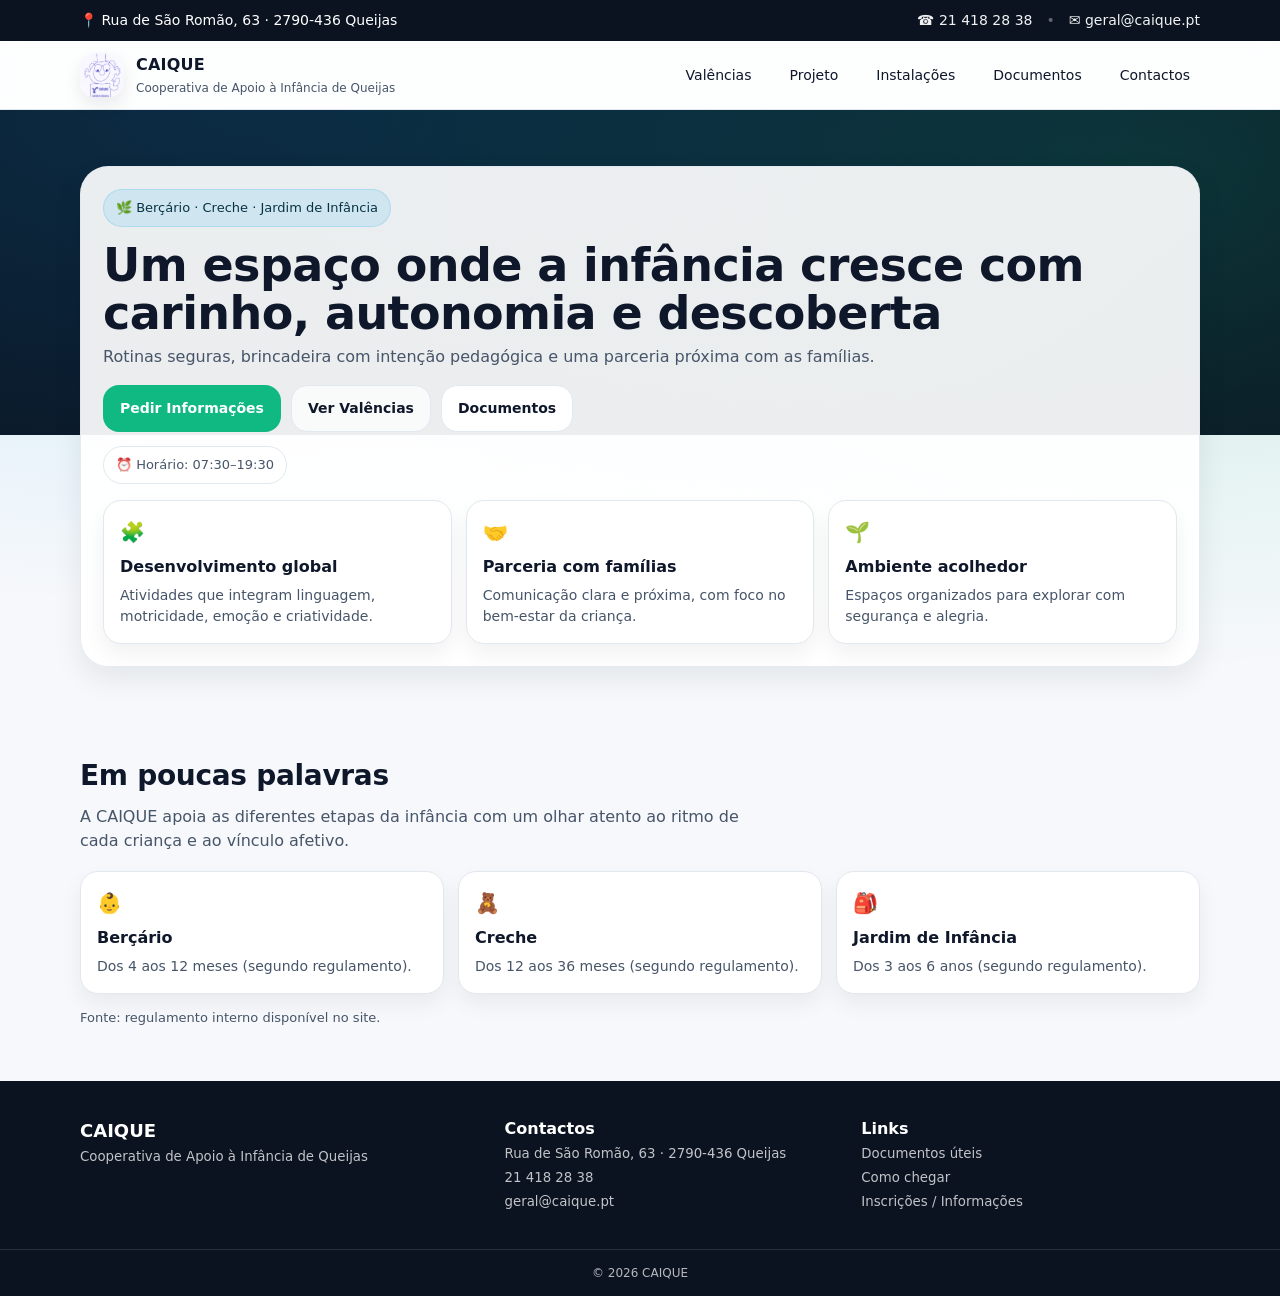
<file: index.html>
<!doctype html>
<html lang="pt-PT">
<head>
  <meta charset="utf-8"/>
  <meta name="viewport" content="width=device-width,initial-scale=1"/>
  <title>CAIQUE | Berçário, Creche e Jardim de Infância em Queijas</title>
  <meta name="description" content="CAIQUE em Queijas: Berçário, Creche e Jardim de Infância. Um espaço de desenvolvimento para um futuro risonho."/>
  <meta name="theme-color" content="#10B981"/>
  <link rel="stylesheet" href="assets/css/styles.css"/>
</head>

<body>
  <div class="topbar">
    <div class="container">
      <div>📍 Rua de São Romão, 63 · 2790-436 Queijas</div>
      <div class="row" style="gap:14px;">
        <a href="tel:+351214182838">☎️ 21 418 28 38</a>
        <span style="opacity:.35;">•</span>
        <a href="mailto:geral@caique.pt">✉️ geral@caique.pt</a>
      </div>
    </div>
  </div>

  <header class="header">
    <div class="container">
      <a class="brand" href="index.html" aria-label="Página inicial">
        <img src="assets/img/logo.png" alt="CAIQUE"/>
        <div>
          <div class="t1">CAIQUE</div>
          <div class="t2">Cooperativa de Apoio à Infância de Queijas</div>
        </div>
      </a>

      <button id="burger" class="burger" aria-label="Abrir menu">☰</button>

      <nav class="nav" aria-label="Menu principal">
        <a href="valencias.html">Valências</a>
        <a href="projeto.html">Projeto</a>
        <a href="instalacoes.html">Instalações</a>
        <a href="documentos.html">Documentos</a>
        <a href="contactos.html">Contactos</a>
      </nav>
    </div>

    <div id="mobileNav" class="mobile" aria-label="Menu móvel">
      <div class="container">
        <a href="valencias.html">Valências</a>
        <a href="projeto.html">Projeto</a>
        <a href="instalacoes.html">Instalações</a>
        <a href="documentos.html">Documentos</a>
        <a href="contactos.html">Contactos</a>
      </div>
    </div>
  </header>

  <section class="hero">
    <div class="container">
      <div class="heroCard">
        <div class="kicker">🌿 Berçário · Creche · Jardim de Infância</div>
        <h1 class="h1">Um espaço onde a infância cresce com carinho, autonomia e descoberta</h1>
        <p class="p">
          Rotinas seguras, brincadeira com intenção pedagógica e uma parceria próxima com as famílias.
        </p>

        <div class="actions">
          <a class="btn primary" href="contactos.html#pedido">Pedir Informações</a>
          <a class="btn ghost" href="valencias.html">Ver Valências</a>
          <a class="btn" href="documentos.html">Documentos</a>
        </div>

        <div style="margin-top:14px;">
          <span class="badge">⏰ Horário: 07:30–19:30</span>
        </div>

        <div class="trust">
          <div class="card">
            <div style="font-size:20px;">🧩</div>
            <div class="title">Desenvolvimento global</div>
            <div class="desc">Atividades que integram linguagem, motricidade, emoção e criatividade.</div>
          </div>
          <div class="card">
            <div style="font-size:20px;">🤝</div>
            <div class="title">Parceria com famílias</div>
            <div class="desc">Comunicação clara e próxima, com foco no bem-estar da criança.</div>
          </div>
          <div class="card">
            <div style="font-size:20px;">🌱</div>
            <div class="title">Ambiente acolhedor</div>
            <div class="desc">Espaços organizados para explorar com segurança e alegria.</div>
          </div>
        </div>
      </div>
    </div>
  </section>

  <section class="section">
    <div class="container">
      <h2>Em poucas palavras</h2>
      <p class="lead">
        A CAIQUE apoia as diferentes etapas da infância com um olhar atento ao ritmo de cada criança e ao vínculo afetivo.
      </p>

      <div class="cards3">
        <div class="card">
          <div style="font-size:20px;">👶</div>
          <div class="title">Berçário</div>
          <div class="desc">Dos 4 aos 12 meses (segundo regulamento).</div>
        </div>
        <div class="card">
          <div style="font-size:20px;">🧸</div>
          <div class="title">Creche</div>
          <div class="desc">Dos 12 aos 36 meses (segundo regulamento).</div>
        </div>
        <div class="card">
          <div style="font-size:20px;">🎒</div>
          <div class="title">Jardim de Infância</div>
          <div class="desc">Dos 3 aos 6 anos (segundo regulamento).</div>
        </div>
      </div>

      <div style="margin-top:14px; color:var(--muted); font-size:13px;">
        Fonte: regulamento interno disponível no site.
      </div>
    </div>
  </section>

  <footer class="footer">
    <div class="container">
      <div>
        <div style="font-weight:850; font-size:18px;">CAIQUE</div>
        <small>Cooperativa de Apoio à Infância de Queijas</small>
      </div>

      <div>
        <div style="font-weight:750;">Contactos</div>
        <small>
          Rua de São Romão, 63 · 2790-436 Queijas<br/>
          <a href="tel:+351214182838">21 418 28 38</a><br/>
          <a href="mailto:geral@caique.pt">geral@caique.pt</a>
        </small>
      </div>

      <div>
        <div style="font-weight:750;">Links</div>
        <small>
          <a href="documentos.html">Documentos úteis</a><br/>
          <a href="contactos.html">Como chegar</a><br/>
          <a href="contactos.html#pedido">Inscrições / Informações</a>
        </small>
      </div>
    </div>
    <div class="copy">© <span id="year"></span> CAIQUE</div>
  </footer>

  <script src="assets/js/main.js"></script>
</body>
</html>
</file>
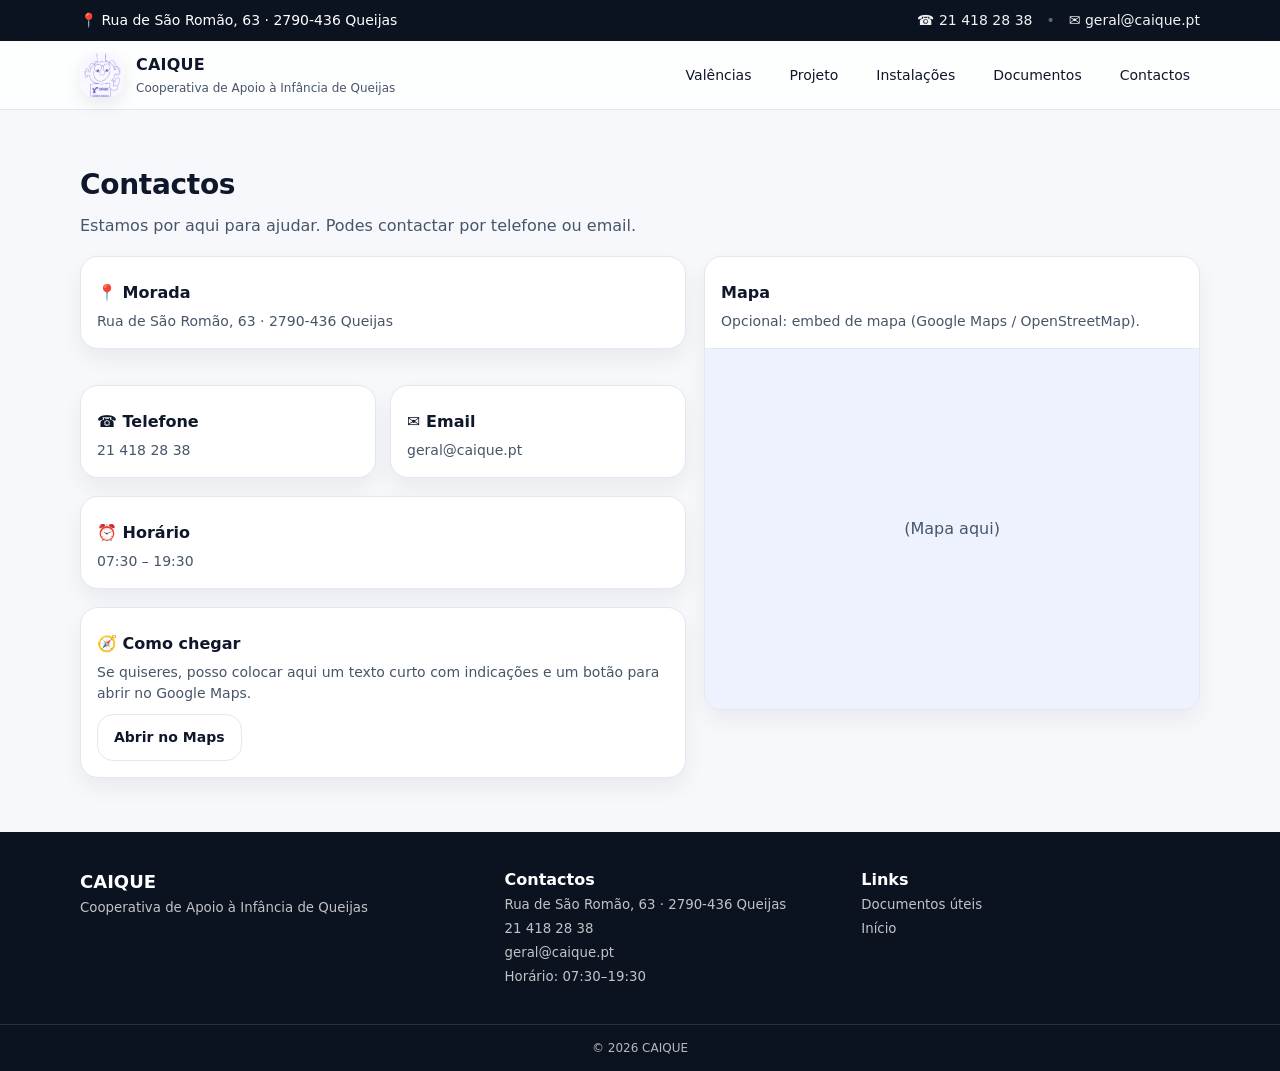
<file: contactos.html>
<!doctype html>
<html lang="pt-PT">
<head>
  <meta charset="utf-8"/>
  <meta name="viewport" content="width=device-width,initial-scale=1"/>
  <title>Contactos | CAIQUE</title>
  <meta name="description" content="Contactos da CAIQUE: morada, telefone, email e horário."/>
  <meta name="theme-color" content="#10B981"/>
  <link rel="stylesheet" href="assets/css/styles.css"/>
</head>
<body>

  <div class="topbar">
    <div class="container">
      <div>📍 Rua de São Romão, 63 · 2790-436 Queijas</div>
      <div class="row" style="gap:14px;">
        <a href="tel:+351214182838">☎️ 21 418 28 38</a>
        <span style="opacity:.35;">•</span>
        <a href="mailto:geral@caique.pt">✉️ geral@caique.pt</a>
      </div>
    </div>
  </div>

  <header class="header">
    <div class="container">
      <a class="brand" href="index.html" aria-label="Página inicial">
        <img src="assets/img/logo.png" alt="CAIQUE"/>
        <div>
          <div class="t1">CAIQUE</div>
          <div class="t2">Cooperativa de Apoio à Infância de Queijas</div>
        </div>
      </a>

      <button id="burger" class="burger" aria-label="Abrir menu">☰</button>

      <nav class="nav" aria-label="Menu principal">
        <a href="valencias.html">Valências</a>
        <a href="projeto.html">Projeto</a>
        <a href="instalacoes.html">Instalações</a>
        <a href="documentos.html">Documentos</a>
        <a href="contactos.html">Contactos</a>
      </nav>
    </div>

    <div id="mobileNav" class="mobile" aria-label="Menu móvel">
      <div class="container">
        <a href="valencias.html">Valências</a>
        <a href="projeto.html">Projeto</a>
        <a href="instalacoes.html">Instalações</a>
        <a href="documentos.html">Documentos</a>
        <a href="contactos.html">Contactos</a>
      </div>
    </div>
  </header>

  <section class="section">
    <div class="container">
      <h2>Contactos</h2>
      <p class="lead">Estamos por aqui para ajudar. Podes contactar por telefone ou email.</p>

      <div class="cols" style="margin-top:18px;">
        <!-- Lista de contactos -->
        <div class="grid">
          <div class="card">
            <div class="title">📍 Morada</div>
            <div class="desc">Rua de São Romão, 63 · 2790-436 Queijas</div>
          </div>

          <div class="cards2">
            <div class="card">
              <div class="title">☎️ Telefone</div>
              <div class="desc"><a href="tel:+351214182838">21 418 28 38</a></div>
            </div>
            <div class="card">
              <div class="title">✉️ Email</div>
              <div class="desc"><a href="mailto:geral@caique.pt">geral@caique.pt</a></div>
            </div>
          </div>

          <div class="card">
            <div class="title">⏰ Horário</div>
            <div class="desc">07:30 – 19:30</div>
          </div>

          <div class="card">
            <div class="title">🧭 Como chegar</div>
            <div class="desc">
              Se quiseres, posso colocar aqui um texto curto com indicações e um botão para abrir no Google Maps.
            </div>
            <div style="margin-top:10px;">
              <a class="btn" href="https://www.google.com/maps/search/?api=1&query=Rua%20de%20S%C3%A3o%20Rom%C3%A3o%2063%2C%202790-436%20Queijas" target="_blank" rel="noopener">
                Abrir no Maps
              </a>
            </div>
          </div>
        </div>

        <!-- Mapa (opcional) -->
        <div class="card" style="padding:0; overflow:hidden;">
          <div style="padding:16px; border-bottom:1px solid var(--line);">
            <div class="title">Mapa</div>
            <div class="desc">Opcional: embed de mapa (Google Maps / OpenStreetMap).</div>
          </div>

          <!-- Placeholder sem depender de scripts externos -->
          <div style="height:360px; background:#EEF2FF; display:flex; align-items:center; justify-content:center; color:#475569;">
            (Mapa aqui)
          </div>

          <!-- Se quiseres um iframe do Google Maps, substitui o bloco acima por algo deste tipo:
          <iframe
            src="COLOCA_AQUI_O_IFRAME"
            width="100%" height="360" style="border:0;" loading="lazy" referrerpolicy="no-referrer-when-downgrade">
          </iframe>
          -->
        </div>
      </div>
    </div>
  </section>

  <footer class="footer">
    <div class="container">
      <div>
        <div style="font-weight:850; font-size:18px;">CAIQUE</div>
        <small>Cooperativa de Apoio à Infância de Queijas</small>
      </div>

      <div>
        <div style="font-weight:750;">Contactos</div>
        <small>
          Rua de São Romão, 63 · 2790-436 Queijas<br/>
          <a href="tel:+351214182838">21 418 28 38</a><br/>
          <a href="mailto:geral@caique.pt">geral@caique.pt</a><br/>
          Horário: 07:30–19:30
        </small>
      </div>

      <div>
        <div style="font-weight:750;">Links</div>
        <small>
          <a href="documentos.html">Documentos úteis</a><br/>
          <a href="index.html">Início</a>
        </small>
      </div>
    </div>
    <div class="copy">© <span id="year"></span> CAIQUE</div>
  </footer>

  <script src="assets/js/main.js"></script>
</body>
</html>
</file>
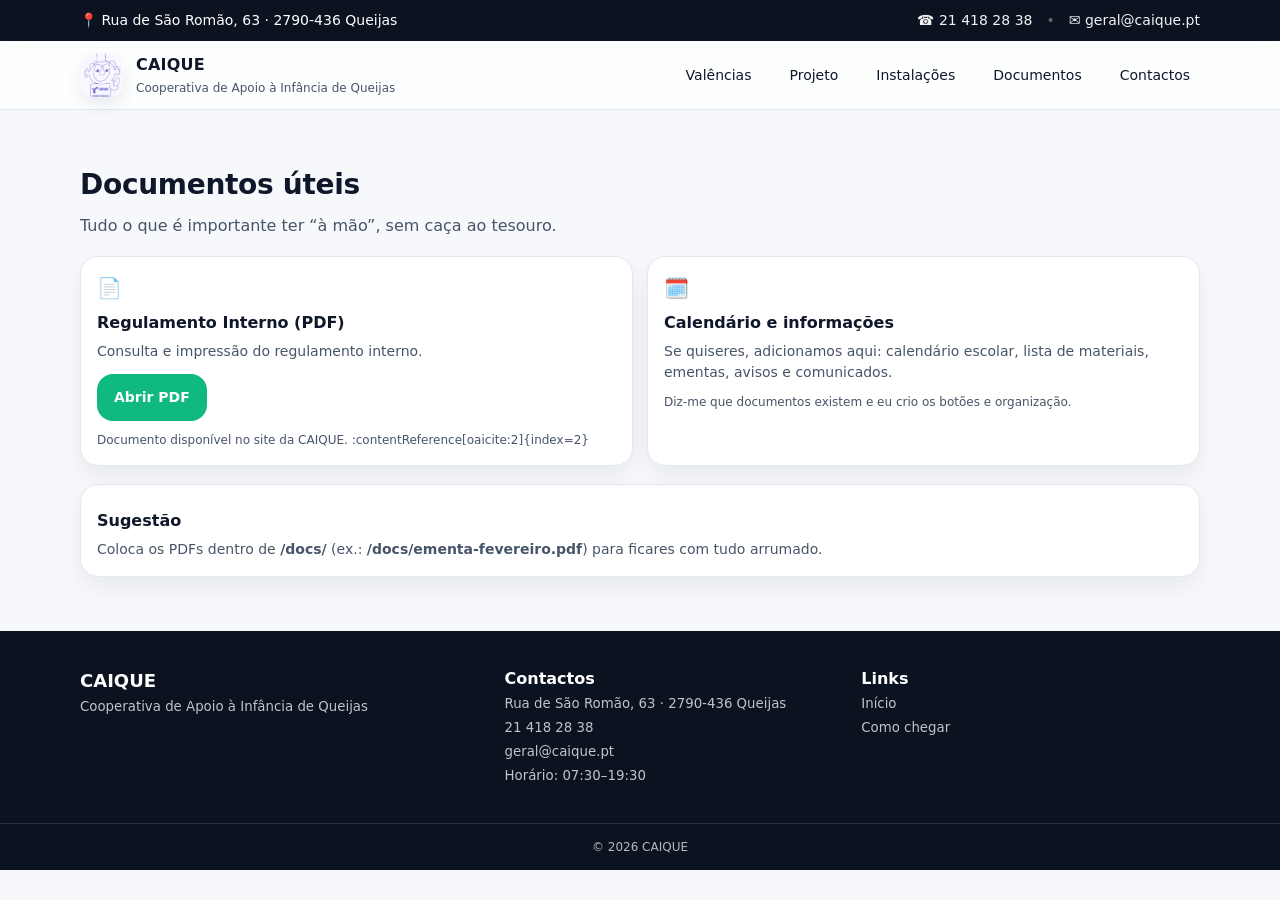
<file: documentos.html>
<!doctype html>
<html lang="pt-PT">
<head>
  <meta charset="utf-8"/>
  <meta name="viewport" content="width=device-width,initial-scale=1"/>
  <title>Documentos | CAIQUE</title>
  <meta name="description" content="Documentos úteis da CAIQUE: regulamentos e informação para famílias."/>
  <meta name="theme-color" content="#10B981"/>
  <link rel="stylesheet" href="assets/css/styles.css"/>
</head>
<body>

  <div class="topbar">
    <div class="container">
      <div>📍 Rua de São Romão, 63 · 2790-436 Queijas</div>
      <div class="row" style="gap:14px;">
        <a href="tel:+351214182838">☎️ 21 418 28 38</a>
        <span style="opacity:.35;">•</span>
        <a href="mailto:geral@caique.pt">✉️ geral@caique.pt</a>
      </div>
    </div>
  </div>

  <header class="header">
    <div class="container">
      <a class="brand" href="index.html" aria-label="Página inicial">
        <img src="assets/img/logo.png" alt="CAIQUE"/>
        <div>
          <div class="t1">CAIQUE</div>
          <div class="t2">Cooperativa de Apoio à Infância de Queijas</div>
        </div>
      </a>

      <button id="burger" class="burger" aria-label="Abrir menu">☰</button>

      <nav class="nav" aria-label="Menu principal">
        <a href="valencias.html">Valências</a>
        <a href="projeto.html">Projeto</a>
        <a href="instalacoes.html">Instalações</a>
        <a href="documentos.html">Documentos</a>
        <a href="contactos.html">Contactos</a>
      </nav>
    </div>

    <div id="mobileNav" class="mobile" aria-label="Menu móvel">
      <div class="container">
        <a href="valencias.html">Valências</a>
        <a href="projeto.html">Projeto</a>
        <a href="instalacoes.html">Instalações</a>
        <a href="documentos.html">Documentos</a>
        <a href="contactos.html">Contactos</a>
      </div>
    </div>
  </header>

  <section class="section">
    <div class="container">
      <h2>Documentos úteis</h2>
      <p class="lead">Tudo o que é importante ter “à mão”, sem caça ao tesouro.</p>

      <div class="cards2">
        <div class="card">
          <div style="font-size:20px;">📄</div>
          <div class="title">Regulamento Interno (PDF)</div>
          <div class="desc">Consulta e impressão do regulamento interno.</div>
          <div style="margin-top:12px;">
            <a class="btn primary" href="regulam.pdf" target="_blank" rel="noopener">Abrir PDF</a>
          </div>
          <div class="note" style="margin-top:10px;">Documento disponível no site da CAIQUE. :contentReference[oaicite:2]{index=2}</div>
        </div>

        <div class="card">
          <div style="font-size:20px;">🗓️</div>
          <div class="title">Calendário e informações</div>
          <div class="desc">
            Se quiseres, adicionamos aqui: calendário escolar, lista de materiais, ementas, avisos e comunicados.
          </div>
          <div class="note" style="margin-top:10px;">
            Diz-me que documentos existem e eu crio os botões e organização.
          </div>
        </div>
      </div>

      <div class="card" style="margin-top:18px;">
        <div class="title">Sugestão</div>
        <div class="desc">
          Coloca os PDFs dentro de <b>/docs/</b> (ex.: <b>/docs/ementa-fevereiro.pdf</b>) para ficares com tudo arrumado.
        </div>
      </div>
    </div>
  </section>

  <footer class="footer">
    <div class="container">
      <div>
        <div style="font-weight:850; font-size:18px;">CAIQUE</div>
        <small>Cooperativa de Apoio à Infância de Queijas</small>
      </div>

      <div>
        <div style="font-weight:750;">Contactos</div>
        <small>
          Rua de São Romão, 63 · 2790-436 Queijas<br/>
          <a href="tel:+351214182838">21 418 28 38</a><br/>
          <a href="mailto:geral@caique.pt">geral@caique.pt</a><br/>
          Horário: 07:30–19:30
        </small>
      </div>

      <div>
        <div style="font-weight:750;">Links</div>
        <small>
          <a href="index.html">Início</a><br/>
          <a href="contactos.html">Como chegar</a>
        </small>
      </div>
    </div>
    <div class="copy">© <span id="year"></span> CAIQUE</div>
  </footer>

  <script src="assets/js/main.js"></script>
</body>
</html>
</file>
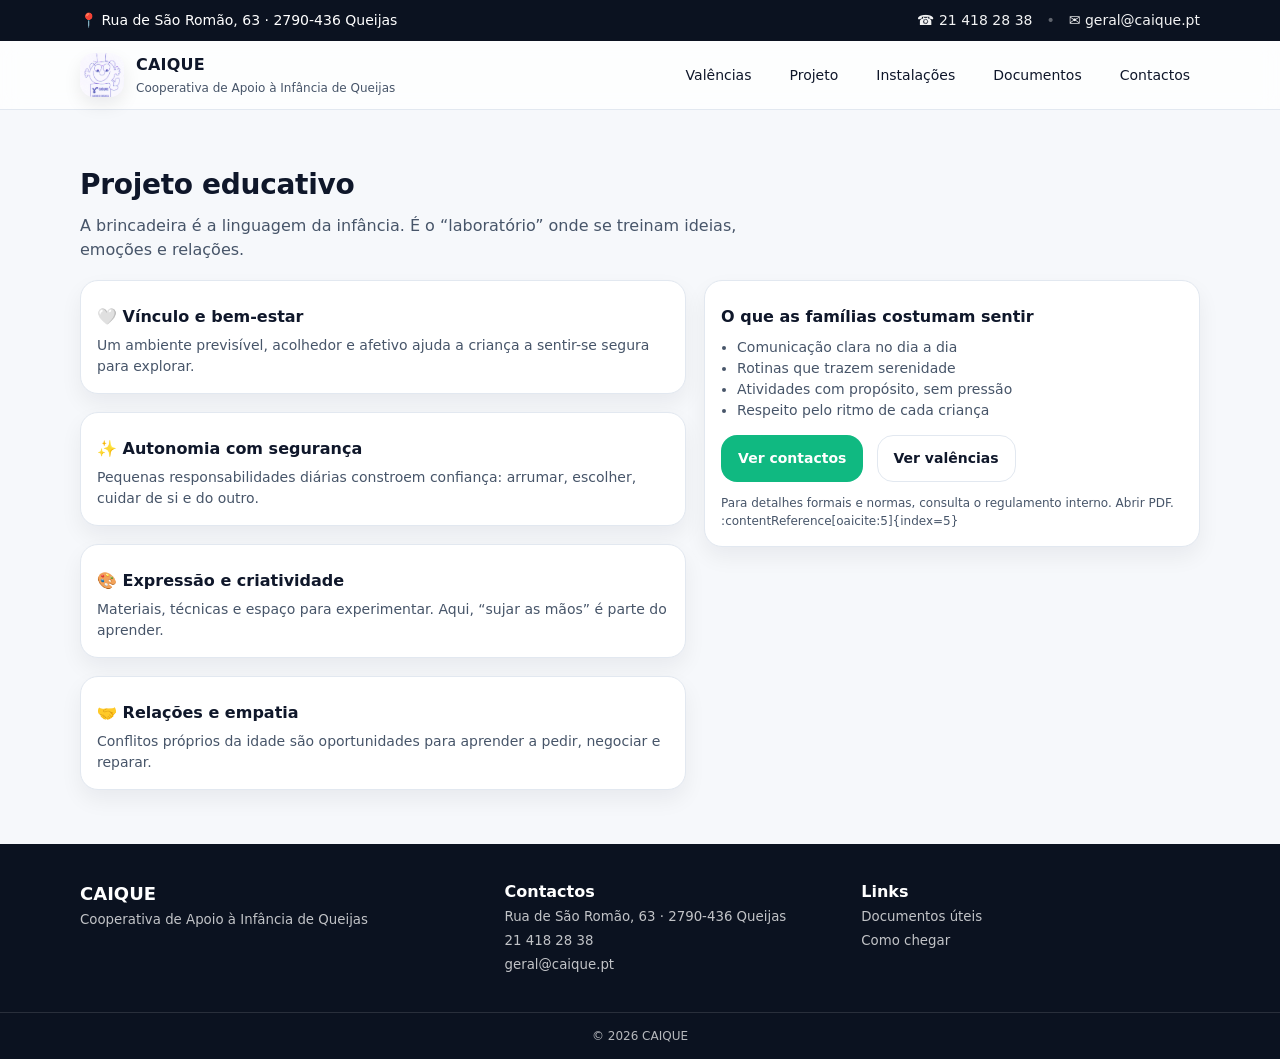
<file: projeto.html>
<!doctype html>
<html lang="pt-PT">
<head>
  <meta charset="utf-8"/>
  <meta name="viewport" content="width=device-width,initial-scale=1"/>
  <title>Projeto | CAIQUE</title>
  <meta name="description" content="Projeto educativo da CAIQUE: vínculo, autonomia e aprendizagem pela brincadeira."/>
  <meta name="theme-color" content="#10B981"/>
  <link rel="stylesheet" href="assets/css/styles.css"/>
</head>
<body>

  <div class="topbar">
    <div class="container">
      <div>📍 Rua de São Romão, 63 · 2790-436 Queijas</div>
      <div class="row" style="gap:14px;">
        <a href="tel:+351214182838">☎️ 21 418 28 38</a>
        <span style="opacity:.35;">•</span>
        <a href="mailto:geral@caique.pt">✉️ geral@caique.pt</a>
      </div>
    </div>
  </div>

  <header class="header">
    <div class="container">
      <a class="brand" href="index.html">
        <img src="assets/img/logo.png" alt="CAIQUE"/>
        <div>
          <div class="t1">CAIQUE</div>
          <div class="t2">Cooperativa de Apoio à Infância de Queijas</div>
        </div>
      </a>

      <button id="burger" class="burger" aria-label="Abrir menu">☰</button>

      <nav class="nav">
        <a href="valencias.html">Valências</a>
        <a href="projeto.html">Projeto</a>
        <a href="instalacoes.html">Instalações</a>
        <a href="documentos.html">Documentos</a>
        <a href="contactos.html">Contactos</a>
      </nav>
    </div>

    <div id="mobileNav" class="mobile">
      <div class="container">
        <a href="valencias.html">Valências</a>
        <a href="projeto.html">Projeto</a>
        <a href="instalacoes.html">Instalações</a>
        <a href="documentos.html">Documentos</a>
        <a href="contactos.html">Contactos</a>
      </div>
    </div>
  </header>

  <section class="section">
    <div class="container">
      <h2>Projeto educativo</h2>
      <p class="lead">
        A brincadeira é a linguagem da infância. É o “laboratório” onde se treinam ideias, emoções e relações.
      </p>

      <div class="cols" style="margin-top:18px;">
        <div class="grid">
          <div class="card">
            <div class="title">🤍 Vínculo e bem-estar</div>
            <div class="desc">
              Um ambiente previsível, acolhedor e afetivo ajuda a criança a sentir-se segura para explorar.
            </div>
          </div>
          <div class="card">
            <div class="title">✨ Autonomia com segurança</div>
            <div class="desc">
              Pequenas responsabilidades diárias constroem confiança: arrumar, escolher, cuidar de si e do outro.
            </div>
          </div>
          <div class="card">
            <div class="title">🎨 Expressão e criatividade</div>
            <div class="desc">
              Materiais, técnicas e espaço para experimentar. Aqui, “sujar as mãos” é parte do aprender.
            </div>
          </div>
          <div class="card">
            <div class="title">🤝 Relações e empatia</div>
            <div class="desc">
              Conflitos próprios da idade são oportunidades para aprender a pedir, negociar e reparar.
            </div>
          </div>
        </div>

        <div class="card">
          <div class="title">O que as famílias costumam sentir</div>
          <div class="desc" style="margin-top:8px;">
            <ul style="margin:0; padding-left:16px; color:var(--muted);">
              <li>Comunicação clara no dia a dia</li>
              <li>Rotinas que trazem serenidade</li>
              <li>Atividades com propósito, sem pressão</li>
              <li>Respeito pelo ritmo de cada criança</li>
            </ul>
          </div>

          <div style="margin-top:14px;">
            <a class="btn primary" href="contactos.html">Ver contactos</a>
            <a class="btn" href="valencias.html" style="margin-left:8px;">Ver valências</a>
          </div>

          <div class="note" style="margin-top:12px;">
            Para detalhes formais e normas, consulta o regulamento interno.
            <a href="regulam.pdf" target="_blank" rel="noopener">Abrir PDF</a>. :contentReference[oaicite:5]{index=5}
          </div>
        </div>
      </div>
    </div>
  </section>

  <footer class="footer">
    <div class="container">
      <div>
        <div style="font-weight:850; font-size:18px;">CAIQUE</div>
        <small>Cooperativa de Apoio à Infância de Queijas</small>
      </div>
      <div>
        <div style="font-weight:750;">Contactos</div>
        <small>
          Rua de São Romão, 63 · 2790-436 Queijas<br/>
          <a href="tel:+351214182838">21 418 28 38</a><br/>
          <a href="mailto:geral@caique.pt">geral@caique.pt</a>
        </small>
      </div>
      <div>
        <div style="font-weight:750;">Links</div>
        <small>
          <a href="documentos.html">Documentos úteis</a><br/>
          <a href="contactos.html">Como chegar</a>
        </small>
      </div>
    </div>
    <div class="copy">© <span id="year"></span> CAIQUE</div>
  </footer>

  <script src="assets/js/main.js"></script>
</body>
</html>
</file>
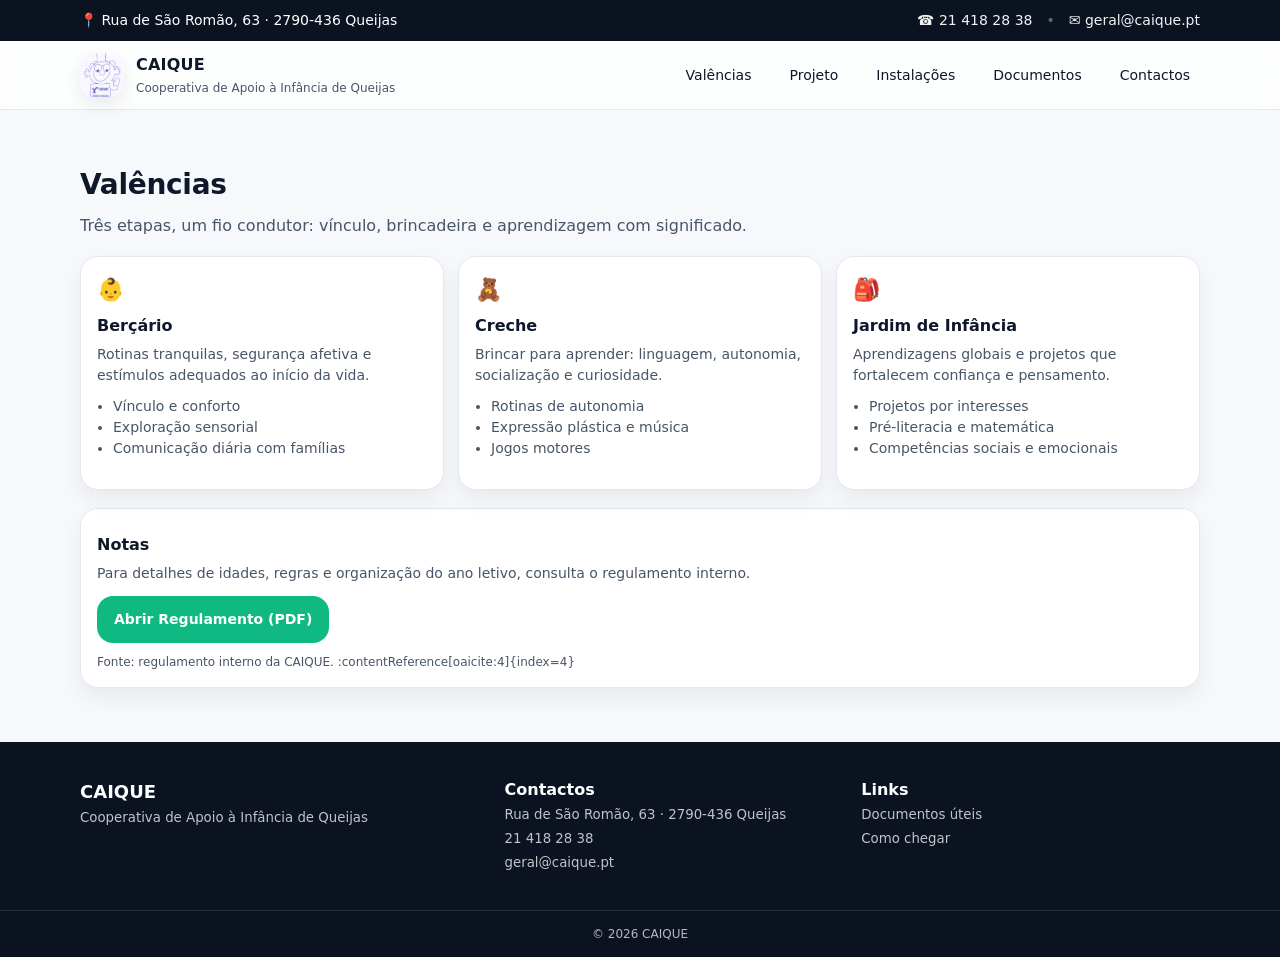
<file: valencias.html>
<!doctype html>
<html lang="pt-PT">
<head>
  <meta charset="utf-8"/>
  <meta name="viewport" content="width=device-width,initial-scale=1"/>
  <title>Valências | CAIQUE</title>
  <meta name="description" content="Valências da CAIQUE: Berçário, Creche e Jardim de Infância."/>
  <meta name="theme-color" content="#10B981"/>
  <link rel="stylesheet" href="assets/css/styles.css"/>
</head>
<body>

  <div class="topbar">
    <div class="container">
      <div>📍 Rua de São Romão, 63 · 2790-436 Queijas</div>
      <div class="row" style="gap:14px;">
        <a href="tel:+351214182838">☎️ 21 418 28 38</a>
        <span style="opacity:.35;">•</span>
        <a href="mailto:geral@caique.pt">✉️ geral@caique.pt</a>
      </div>
    </div>
  </div>

  <header class="header">
    <div class="container">
      <a class="brand" href="index.html">
        <img src="assets/img/logo.png" alt="CAIQUE"/>
        <div>
          <div class="t1">CAIQUE</div>
          <div class="t2">Cooperativa de Apoio à Infância de Queijas</div>
        </div>
      </a>

      <button id="burger" class="burger" aria-label="Abrir menu">☰</button>

      <nav class="nav">
        <a href="valencias.html">Valências</a>
        <a href="projeto.html">Projeto</a>
        <a href="instalacoes.html">Instalações</a>
        <a href="documentos.html">Documentos</a>
        <a href="contactos.html">Contactos</a>
      </nav>
    </div>

    <div id="mobileNav" class="mobile">
      <div class="container">
        <a href="valencias.html">Valências</a>
        <a href="projeto.html">Projeto</a>
        <a href="instalacoes.html">Instalações</a>
        <a href="documentos.html">Documentos</a>
        <a href="contactos.html">Contactos</a>
      </div>
    </div>
  </header>

  <section class="section">
    <div class="container">
      <h2>Valências</h2>
      <p class="lead">Três etapas, um fio condutor: vínculo, brincadeira e aprendizagem com significado.</p>

      <div class="cards3" style="margin-top:18px;">
        <div class="card">
          <div style="font-size:22px;">👶</div>
          <div class="title">Berçário</div>
          <div class="desc">
            Rotinas tranquilas, segurança afetiva e estímulos adequados ao início da vida.
          </div>
          <ul class="desc" style="margin-top:10px; padding-left:16px;">
            <li>Vínculo e conforto</li>
            <li>Exploração sensorial</li>
            <li>Comunicação diária com famílias</li>
          </ul>
        </div>

        <div class="card">
          <div style="font-size:22px;">🧸</div>
          <div class="title">Creche</div>
          <div class="desc">
            Brincar para aprender: linguagem, autonomia, socialização e curiosidade.
          </div>
          <ul class="desc" style="margin-top:10px; padding-left:16px;">
            <li>Rotinas de autonomia</li>
            <li>Expressão plástica e música</li>
            <li>Jogos motores</li>
          </ul>
        </div>

        <div class="card">
          <div style="font-size:22px;">🎒</div>
          <div class="title">Jardim de Infância</div>
          <div class="desc">
            Aprendizagens globais e projetos que fortalecem confiança e pensamento.
          </div>
          <ul class="desc" style="margin-top:10px; padding-left:16px;">
            <li>Projetos por interesses</li>
            <li>Pré-literacia e matemática</li>
            <li>Competências sociais e emocionais</li>
          </ul>
        </div>
      </div>

      <div class="card" style="margin-top:18px;">
        <div class="title">Notas</div>
        <div class="desc">
          Para detalhes de idades, regras e organização do ano letivo, consulta o regulamento interno.
        </div>
        <div style="margin-top:12px;">
          <a class="btn primary" href="regulam.pdf" target="_blank" rel="noopener">Abrir Regulamento (PDF)</a>
        </div>
        <div class="note" style="margin-top:10px;">Fonte: regulamento interno da CAIQUE. :contentReference[oaicite:4]{index=4}</div>
      </div>
    </div>
  </section>

  <footer class="footer">
    <div class="container">
      <div>
        <div style="font-weight:850; font-size:18px;">CAIQUE</div>
        <small>Cooperativa de Apoio à Infância de Queijas</small>
      </div>
      <div>
        <div style="font-weight:750;">Contactos</div>
        <small>
          Rua de São Romão, 63 · 2790-436 Queijas<br/>
          <a href="tel:+351214182838">21 418 28 38</a><br/>
          <a href="mailto:geral@caique.pt">geral@caique.pt</a>
        </small>
      </div>
      <div>
        <div style="font-weight:750;">Links</div>
        <small>
          <a href="documentos.html">Documentos úteis</a><br/>
          <a href="contactos.html">Como chegar</a>
        </small>
      </div>
    </div>
    <div class="copy">© <span id="year"></span> CAIQUE</div>
  </footer>

  <script src="assets/js/main.js"></script>
</body>
</html>
</file>
<file: assets/css/styles.css>
:root{
  --bg:#F6F8FB;
  --card:#FFFFFF;
  --text:#0F172A;
  --muted:#475569;
  --line:#E2E8F0;
  --brand:#10B981;
  --brand2:#0EA5E9;
  --shadow: 0 12px 30px rgba(15,23,42,.08);
  --r: 18px;
}

*{ box-sizing:border-box; }
html{ scroll-behavior:smooth; }
body{
  margin:0;
  font-family: system-ui,-apple-system,Segoe UI,Roboto,Ubuntu,Cantarell,Noto Sans,sans-serif;
  color:var(--text);
  background: var(--bg);
  line-height:1.5;
}

a{ color:inherit; text-decoration:none; }
a:hover{ text-decoration:underline; }
img{ max-width:100%; display:block; }

.container{ width:min(1120px, calc(100% - 32px)); margin:0 auto; }
.row{ display:flex; gap:18px; align-items:center; }
.grid{ display:grid; gap:18px; }

.topbar{
  background:#0B1220; color:#fff;
  font-size:14px;
}
.topbar .container{ padding:10px 0; display:flex; flex-wrap:wrap; gap:10px; justify-content:space-between; }
.topbar a{ opacity:.95; }
.topbar a:hover{ opacity:1; }

.header{
  position:sticky; top:0; z-index:50;
  background: rgba(255,255,255,.78);
  backdrop-filter: blur(10px);
  border-bottom:1px solid var(--line);
}
.header .container{ padding:12px 0; display:flex; align-items:center; justify-content:space-between; gap:14px; }

.brand{ display:flex; gap:12px; align-items:center; }
.brand img{ width:44px; height:44px; border-radius:14px; background:#fff; box-shadow: 0 8px 18px rgba(2,6,23,.08); object-fit:cover; }
.brand .t1{ font-weight:750; letter-spacing:.2px; }
.brand .t2{ font-size:12px; color:var(--muted); margin-top:2px; }

.nav{ display:flex; gap:18px; align-items:center; font-size:14px; }
.nav a{ padding:10px 10px; border-radius:12px; }
.nav a:hover{ background: rgba(16,185,129,.10); text-decoration:none; }
.cta{
  background: var(--brand);
  color:#fff !important;
  padding:10px 14px !important;
  border-radius:14px;
  box-shadow: 0 10px 20px rgba(16,185,129,.25);
}
.cta:hover{ background:#0ea371; }

.burger{ display:none; border:1px solid var(--line); background:#fff; border-radius:14px; padding:10px 12px; }
.mobile{ display:none; border-top:1px solid var(--line); background:#fff; }
.mobile .container{ padding:10px 0; display:grid; gap:8px; }
.mobile a{ padding:10px 12px; border-radius:12px; }
.mobile a:hover{ background: rgba(16,185,129,.10); text-decoration:none; }

.hero{
  position:relative; overflow:hidden;
  background: radial-gradient(1200px 500px at 20% 0%, rgba(14,165,233,.18), transparent),
              radial-gradient(900px 500px at 90% 10%, rgba(16,185,129,.18), transparent),
              linear-gradient(#0B1220, #0B1220 55%, var(--bg) 55%);
}
.hero .container{ padding:56px 0 34px; }
.heroCard{
  background: rgba(255,255,255,.92);
  border:1px solid rgba(226,232,240,.9);
  border-radius: calc(var(--r) + 10px);
  box-shadow: var(--shadow);
  padding: 22px;
}
.kicker{
  display:inline-flex; gap:8px; align-items:center;
  font-size:13px; color:#083344;
  background: rgba(14,165,233,.12);
  border:1px solid rgba(14,165,233,.18);
  padding:8px 12px; border-radius:999px;
}
.h1{ font-size: clamp(30px, 3.8vw, 46px); line-height:1.05; margin:14px 0 8px; font-weight:800; letter-spacing:-.6px; }
.p{ color:var(--muted); font-size:16px; margin:0; }
.actions{ display:flex; gap:10px; flex-wrap:wrap; margin-top:16px; }
.btn{
  display:inline-flex; align-items:center; justify-content:center;
  padding:12px 16px; border-radius:16px;
  border:1px solid var(--line); background:#fff;
  font-weight:650; font-size:14px;
}
.btn.primary{ background: var(--brand); border-color: transparent; color:#fff; }
.btn.primary:hover{ filter: brightness(.98); text-decoration:none; }
.btn.ghost{ background: rgba(255,255,255,.72); }
.btn:hover{ text-decoration:none; }

.trust{ margin-top:16px; display:grid; grid-template-columns: repeat(3, 1fr); gap:14px; }
.card{
  background: var(--card);
  border:1px solid var(--line);
  border-radius: var(--r);
  box-shadow: 0 10px 22px rgba(15,23,42,.06);
  padding:16px;
}
.card .title{ font-weight:750; margin-top:8px; }
.card .desc{ color:var(--muted); font-size:14px; margin-top:6px; }

.section{ padding:54px 0; }
.section h2{ font-size:28px; letter-spacing:-.3px; margin:0; font-weight:850; }
.section .lead{ margin-top:8px; color:var(--muted); max-width:68ch; }

.cols{ display:grid; grid-template-columns: 1.1fr .9fr; gap:18px; align-items:start; }
.cards3{ margin-top:18px; display:grid; grid-template-columns: repeat(3, 1fr); gap:14px; }
.cards2{ margin-top:18px; display:grid; grid-template-columns: repeat(2, 1fr); gap:14px; }

.badge{
  display:inline-flex; align-items:center; gap:8px;
  padding:8px 12px; border-radius:999px;
  border:1px solid var(--line);
  background: #fff;
  font-size:13px; color:var(--muted);
}

.footer{ background:#0B1220; color:#fff; }
.footer .container{ padding:36px 0; display:grid; grid-template-columns: 1.2fr 1fr 1fr; gap:18px; }
.footer small, .footer a{ color: rgba(255,255,255,.75); }
.footer a:hover{ color:#fff; text-decoration:underline; }
.copy{ border-top:1px solid rgba(255,255,255,.12); text-align:center; padding:14px 0; color: rgba(255,255,255,.7); font-size:12px; }

.form{
  display:grid; gap:10px;
}
.input, .select, .textarea{
  width:100%;
  border:1px solid var(--line);
  border-radius:16px;
  padding:12px 14px;
  font-size:14px;
  background:#fff;
}
.textarea{ min-height:120px; resize:vertical; }
.note{ font-size:12px; color:var(--muted); }

@media (max-width: 920px){
  .trust{ grid-template-columns:1fr; }
  .cards3{ grid-template-columns:1fr; }
  .cards2{ grid-template-columns:1fr; }
  .cols{ grid-template-columns:1fr; }
  .nav{ display:none; }
  .burger{ display:inline-flex; }
  .footer .container{ grid-template-columns: 1fr; }
}
</file>
